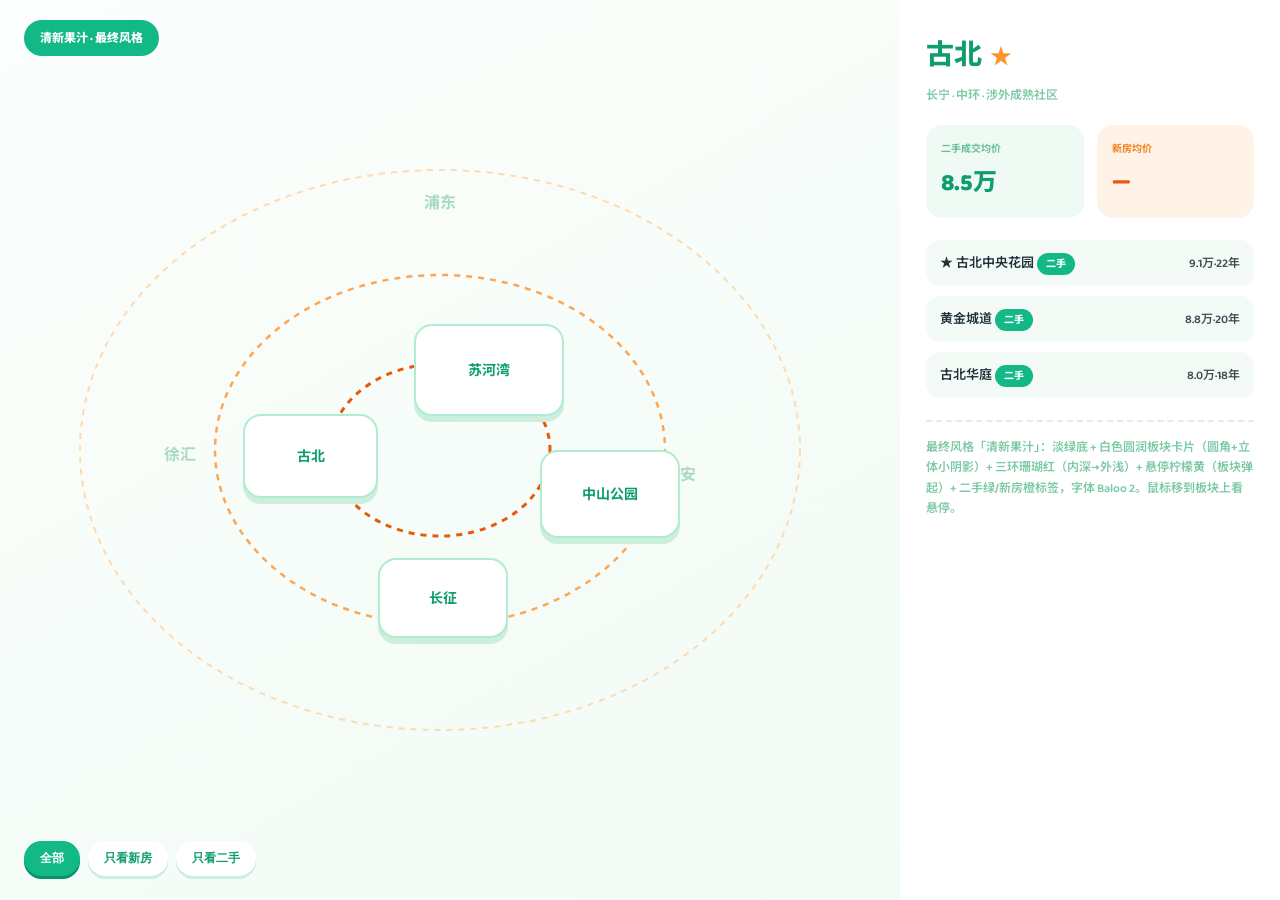
<file: docs/design/style-final-juicy.html>
<!DOCTYPE html>
<html lang="zh">
<head>
<meta charset="utf-8">
<meta name="viewport" content="width=device-width, initial-scale=1">
<title>风格参考 · 清新果汁</title>
<link rel="preconnect" href="https://fonts.googleapis.com">
<link rel="preconnect" href="https://fonts.gstatic.com" crossorigin>
<link href="https://fonts.googleapis.com/css2?family=Baloo+2:wght@500;600;700&family=Noto+Sans+SC:wght@500;700;900&display=swap" rel="stylesheet">
<style>
  *{box-sizing:border-box;margin:0;padding:0}
  html,body{height:100%}
  body{overflow:hidden;font-family:"Baloo 2","Noto Sans SC",sans-serif}
  .screen{position:fixed;inset:0;display:grid;grid-template-columns:1fr 380px}
  .map{position:relative;overflow:hidden;background:linear-gradient(150deg,#fbfefc,#f2fbf6)}
  .ring-svg{position:absolute;inset:0;width:100%;height:100%;pointer-events:none}
  .ring{fill:none;stroke-dasharray:6 6}
  /* 三环珊瑚红：内深→外浅 */
  .r-in{stroke:#e8590c;stroke-width:3}
  .r-mid{stroke:#ff922b;stroke-width:2.5;opacity:.8}
  .r-out{stroke:#ffd8a8;stroke-width:2;opacity:.9}
  .district{font-size:16px;fill:#a9d9c3;font-weight:700}
  .blob{position:absolute;cursor:pointer;transition:all .22s cubic-bezier(.34,1.56,.64,1);display:flex;align-items:center;justify-content:center;
    background:#fff;border:2.5px solid #b2ecd0;border-radius:18px;box-shadow:0 6px 0 #cbeedd}
  .blob .bl{font-weight:700;color:#0f9d6f;font-size:14px}
  /* 悬停柠檬黄，板块弹起 */
  .blob:hover{background:#ffd43b;border-color:#ffd43b;transform:translateY(-4px) scale(1.05);box-shadow:0 10px 0 #fab005}
  .blob:hover .bl{color:#664d03}
  .styletag{position:absolute;top:20px;left:24px;font-size:12px;font-weight:800;padding:8px 16px;border-radius:999px;background:#12b886;color:#fff}
  .filterbar{position:absolute;bottom:24px;left:24px;display:flex;gap:8px}
  .filterbar button{border:none;font-size:12px;padding:9px 16px;border-radius:999px;cursor:pointer;font-weight:700;background:#fff;color:#0f9d6f;box-shadow:0 3px 0 #cbeedd}
  .filterbar button.on{background:#12b886;color:#fff;box-shadow:0 3px 0 #0c8f6b}
  .panel{padding:32px 26px;overflow-y:auto;background:#fff;color:#20323a}
  .p-block{display:flex;align-items:baseline;gap:8px}
  .p-name{font-size:28px;font-weight:800;color:#0f9d6f}.p-star{font-size:22px;color:#ff922b}
  .p-sub{font-size:12px;margin-top:6px;font-weight:600;color:#7cc9a5}
  .price-row{display:flex;gap:13px;margin-top:20px}
  .price-box{flex:1;border-radius:16px;padding:15px;background:#eefaf3}
  .price-box.new{background:#fff3e8}
  .price-box .lbl{font-size:10px;font-weight:700;color:#6abf99}.price-box.new .lbl{color:#f0851f}
  .price-box .val{font-size:24px;font-weight:800;margin-top:5px;color:#0f9d6f}.price-box.new .val{color:#e8590c}
  .clist{list-style:none;display:flex;flex-direction:column;gap:10px;margin-top:22px}
  .clist li{display:flex;justify-content:space-between;align-items:center;font-size:13px;padding:12px 14px;border-radius:14px;gap:10px;font-weight:600;background:#f4fbf7}
  .clist li .rt{white-space:nowrap;font-size:12px;font-weight:600;opacity:.85}
  .badge{font-size:10px;padding:3px 9px;border-radius:999px;font-weight:800}
  .badge.resale{background:#12b886;color:#fff}.badge.new{background:#ff922b;color:#fff}
  .desc{margin-top:22px;font-size:12px;line-height:1.7;padding-top:16px;font-weight:600;border-top:2px dashed #dcf0e6;color:#7cc9a5}
</style>
</head>
<body>
  <div class="screen">
    <div class="map">
      <div class="styletag">清新果汁 · 最终风格</div>
      <svg class="ring-svg" viewBox="0 0 900 700" preserveAspectRatio="xMidYMid meet">
        <ellipse class="ring r-out" cx="440" cy="350" rx="360" ry="280"/>
        <ellipse class="ring r-mid" cx="440" cy="350" rx="225" ry="175"/>
        <ellipse class="ring r-in" cx="440" cy="350" rx="110" ry="86"/>
        <text class="district" x="440" y="108" text-anchor="middle">浦东</text>
        <text class="district" x="180" y="360" text-anchor="middle">徐汇</text>
        <text class="district" x="680" y="380" text-anchor="middle">静安</text>
      </svg>
      <div class="blob" style="left:46%;top:36%;width:150px;height:92px"><span class="bl">苏河湾</span></div>
      <div class="blob" style="left:27%;top:46%;width:135px;height:84px"><span class="bl">古北</span></div>
      <div class="blob" style="left:60%;top:50%;width:140px;height:88px"><span class="bl">中山公园</span></div>
      <div class="blob" style="left:42%;top:62%;width:130px;height:80px"><span class="bl">长征</span></div>
      <div class="filterbar"><button class="on">全部</button><button>只看新房</button><button>只看二手</button></div>
    </div>
    <div class="panel">
      <div class="p-block"><span class="p-name">古北</span><span class="p-star">★</span></div>
      <div class="p-sub">长宁 · 中环 · 涉外成熟社区</div>
      <div class="price-row">
        <div class="price-box resale"><div class="lbl">二手成交均价</div><div class="val">8.5万</div></div>
        <div class="price-box new"><div class="lbl">新房均价</div><div class="val">—</div></div>
      </div>
      <ul class="clist">
        <li><span>★ 古北中央花园 <span class="badge resale">二手</span></span><span class="rt">9.1万·22年</span></li>
        <li><span>黄金城道 <span class="badge resale">二手</span></span><span class="rt">8.8万·20年</span></li>
        <li><span>古北华庭 <span class="badge resale">二手</span></span><span class="rt">8.0万·18年</span></li>
      </ul>
      <div class="desc">最终风格「清新果汁」：淡绿底 + 白色圆润板块卡片（圆角+立体小阴影）+ 三环珊瑚红（内深→外浅）+ 悬停柠檬黄（板块弹起）+ 二手绿/新房橙标签，字体 Baloo 2。鼠标移到板块上看悬停。</div>
    </div>
  </div>
</body>
</html>
</file>
